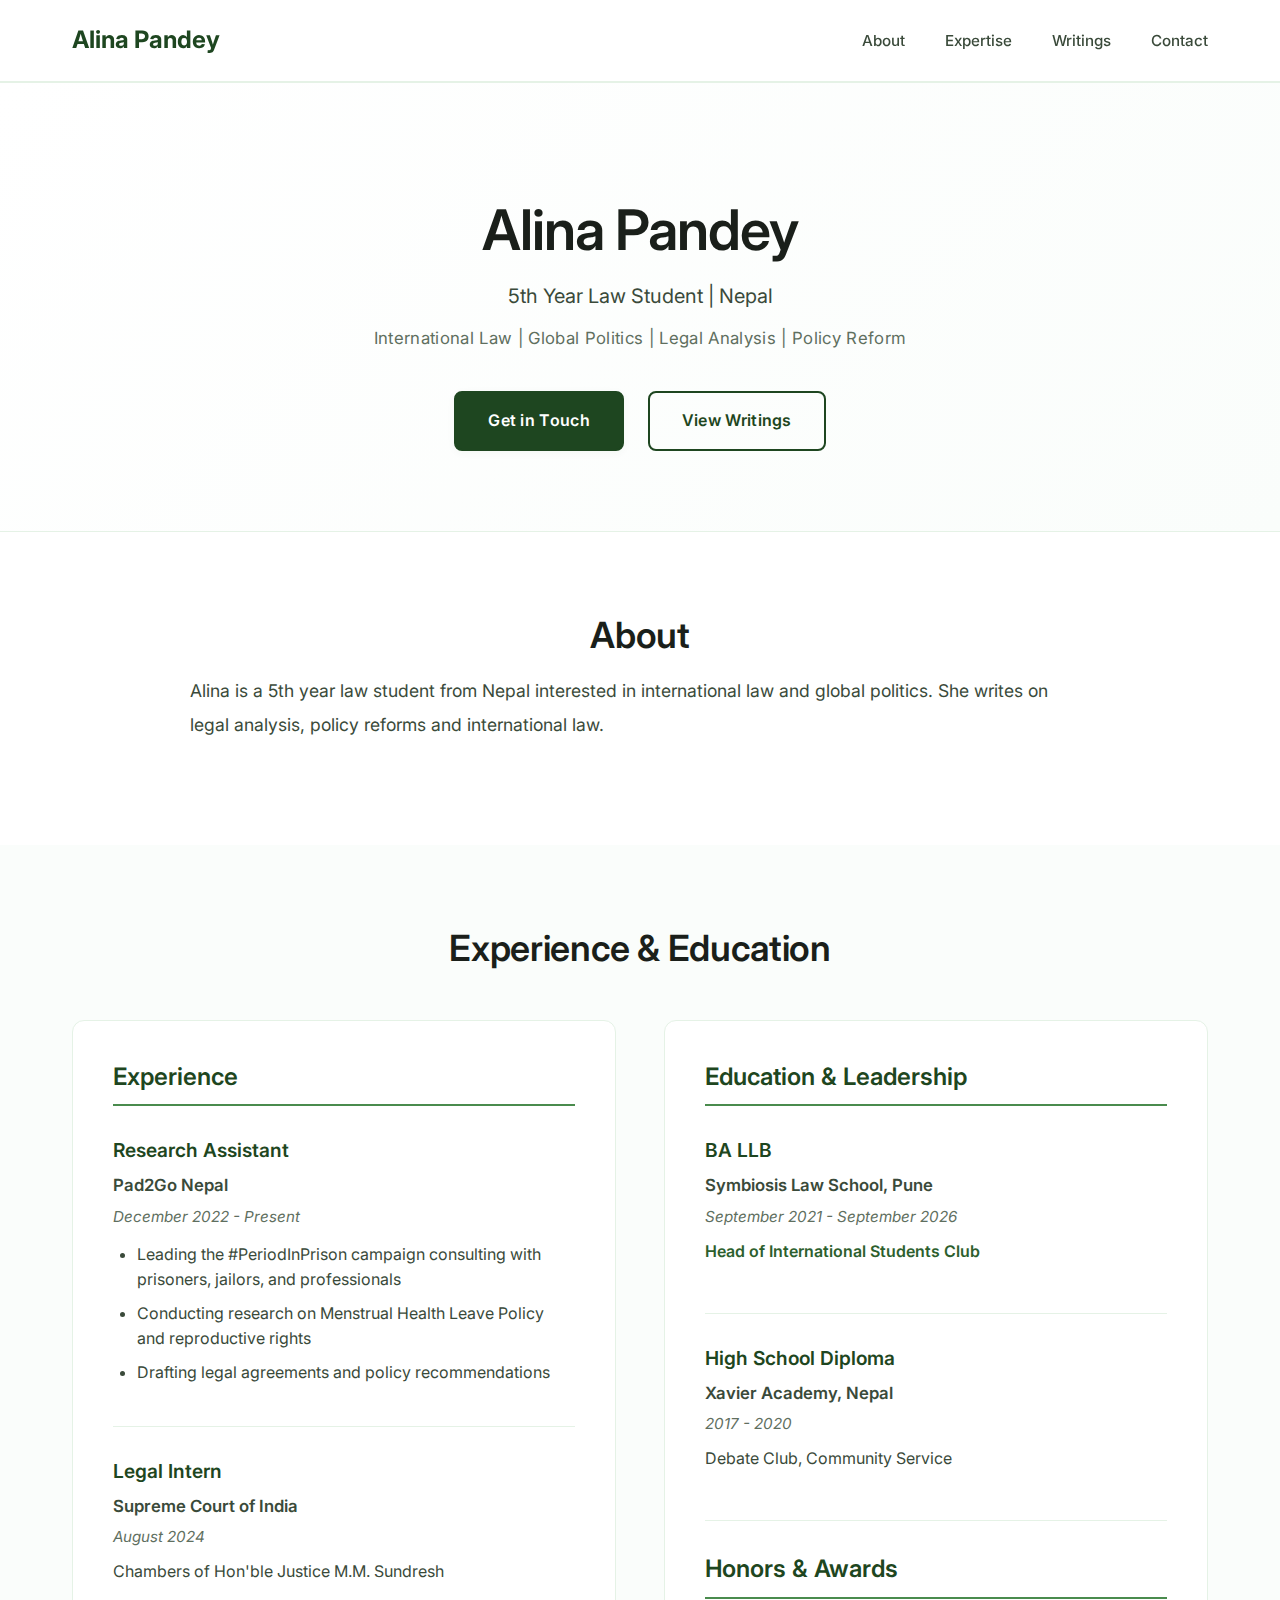
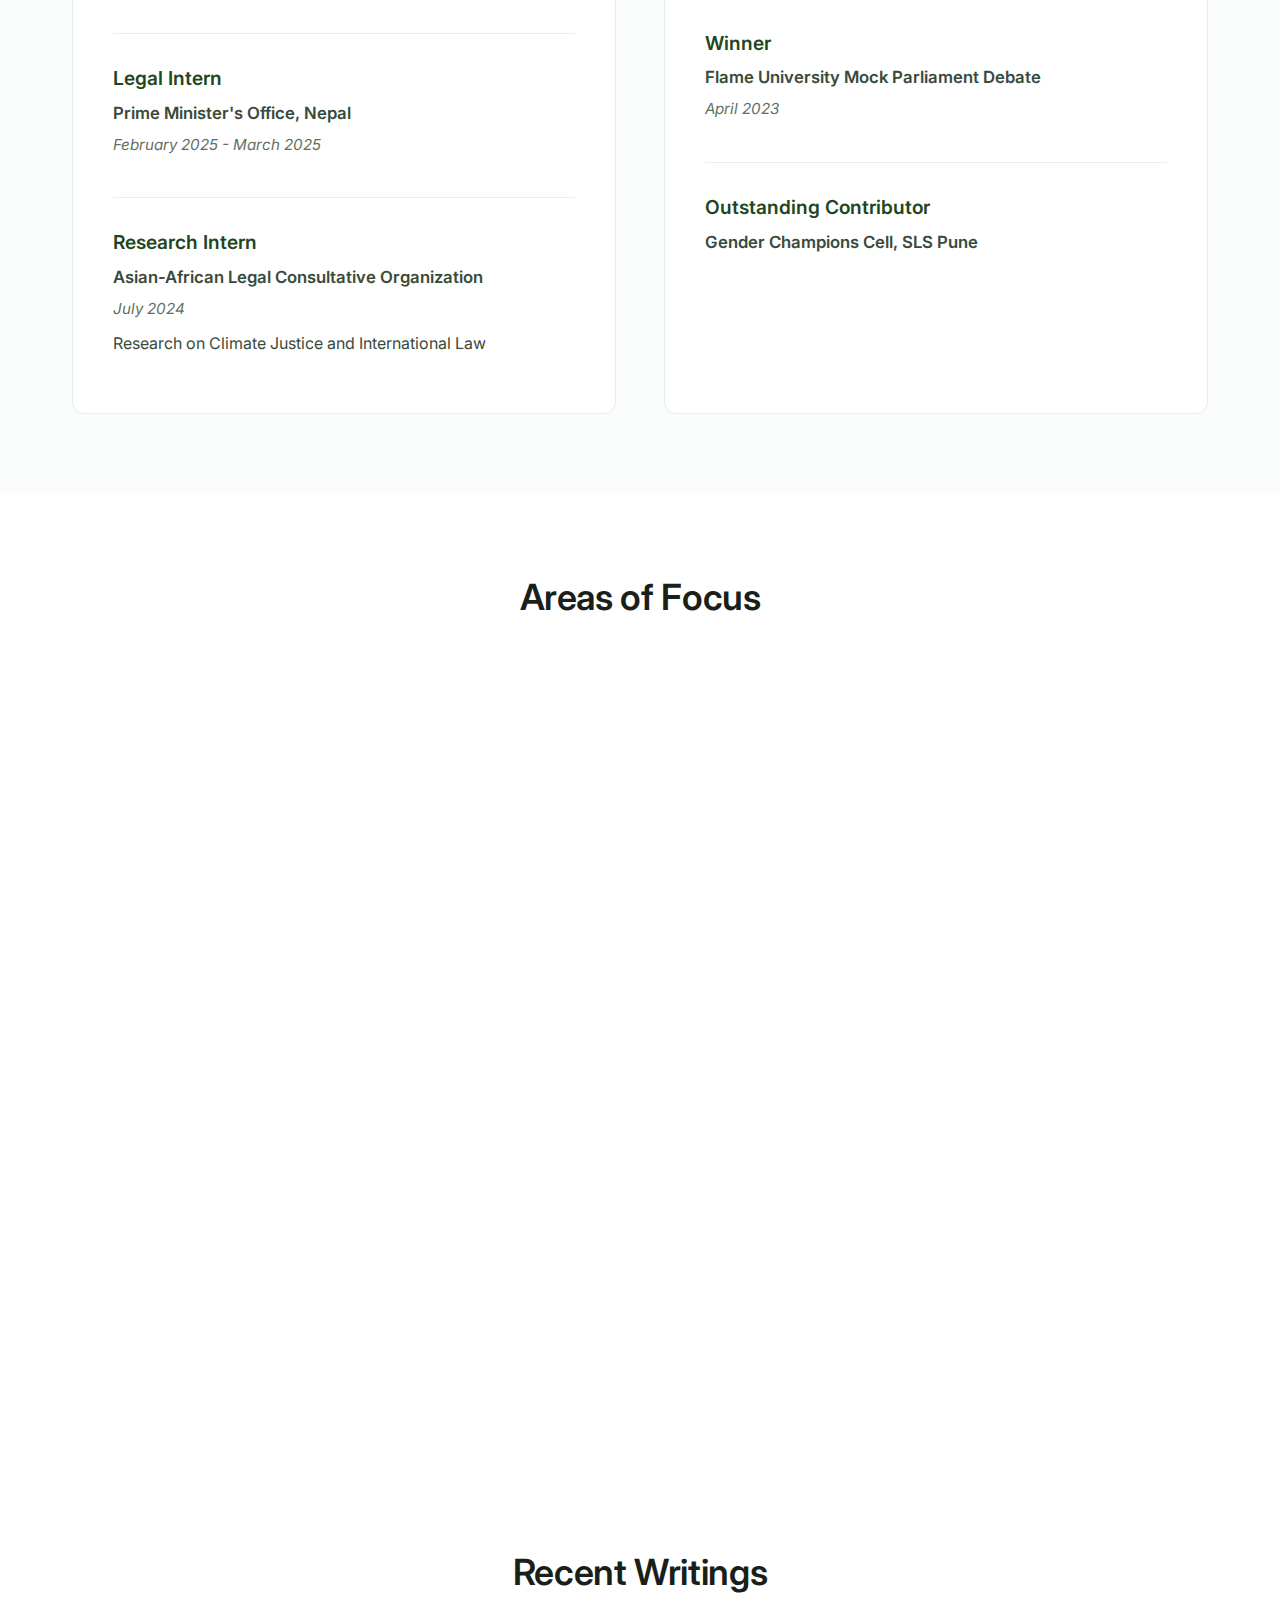
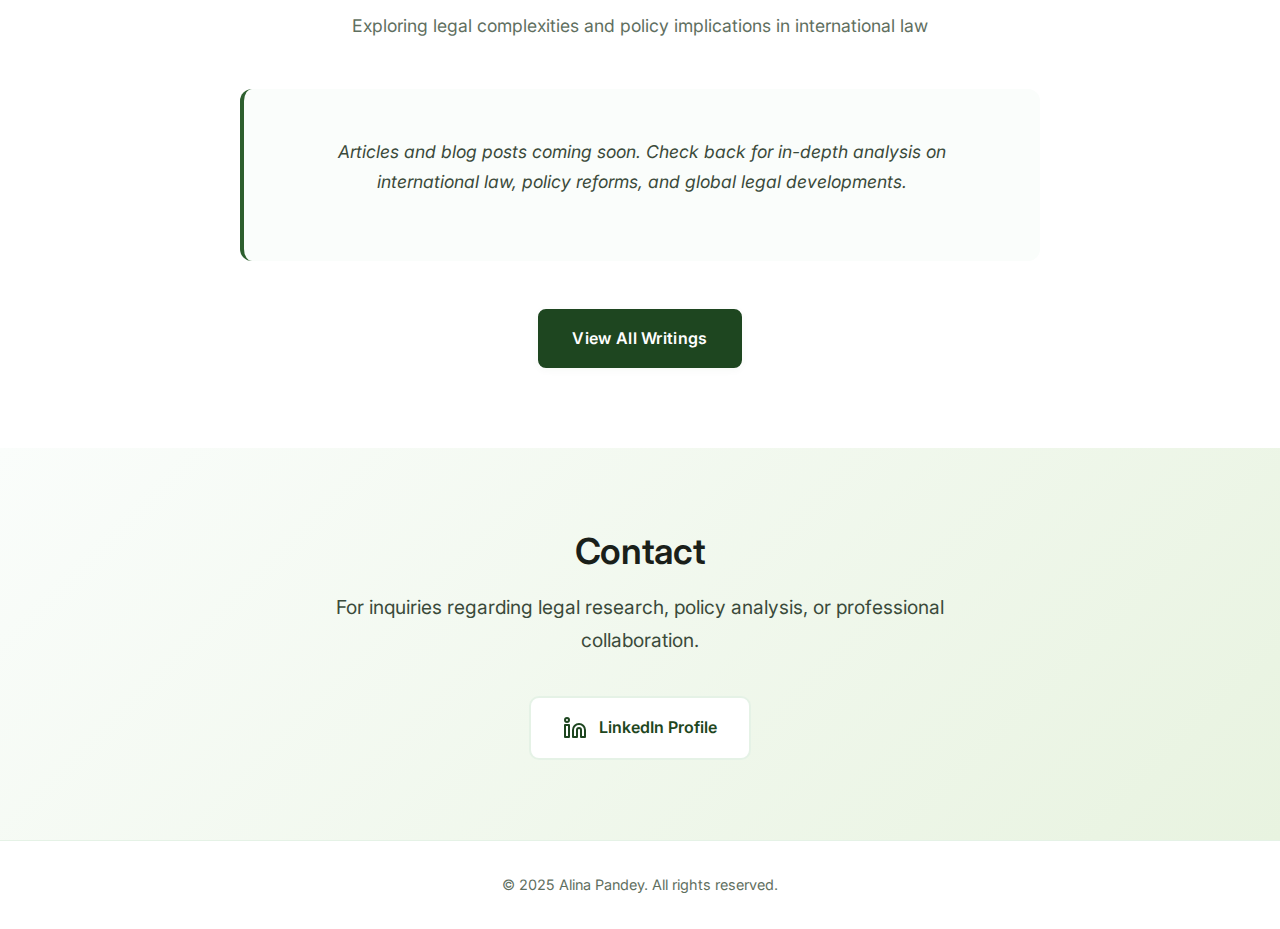
<file: index.html>
<!DOCTYPE html>
<html lang="en">
<head>
    <meta charset="UTF-8">
    <meta name="viewport" content="width=device-width, initial-scale=1.0">
    <meta name="description" content="Alina Pandey - Law Student specializing in International Law and Global Politics">
    <meta name="keywords" content="Alina Pandey, International Law, Legal Analysis, Policy Reform, Nepal">
    <meta name="author" content="Alina Pandey">
    <title>Alina Pandey | International Law & Global Politics</title>
    <link rel="stylesheet" href="css/styles.css">
    <link rel="preconnect" href="https://fonts.googleapis.com">
    <link rel="preconnect" href="https://fonts.gstatic.com" crossorigin>
    <link href="https://fonts.googleapis.com/css2?family=Inter:wght@300;400;500;600;700&display=swap" rel="stylesheet">
</head>
<body>
    <nav class="navbar">
        <div class="container">
            <div class="nav-brand">Alina Pandey</div>
            <ul class="nav-menu">
                <li><a href="#about" class="nav-link">About</a></li>
                <li><a href="#expertise" class="nav-link">Expertise</a></li>
                <li><a href="writings.html" class="nav-link">Writings</a></li>
                <li><a href="#contact" class="nav-link">Contact</a></li>
            </ul>
            <button class="mobile-menu-toggle" aria-label="Toggle menu">
                <span></span>
                <span></span>
                <span></span>
            </button>
        </div>
    </nav>

    <header class="hero">
        <div class="container">
            <div class="hero-content">
                <h1 class="hero-title">Alina Pandey</h1>
                <p class="hero-subtitle">5th Year Law Student | Nepal</p>
                <p class="hero-description">International Law | Global Politics | Legal Analysis | Policy Reform</p>
                <div class="hero-cta">
                    <a href="#contact" class="btn btn-primary">Get in Touch</a>
                    <a href="writings.html" class="btn btn-outline">View Writings</a>
                </div>
            </div>
        </div>
    </header>

    <section id="about" class="section about-section">
        <div class="container">
            <h2 class="section-title">About</h2>
            <div class="about-content">
                <div class="about-text">
                    <p>Alina is a 5th year law student from Nepal interested in international law and global politics. She writes on legal analysis, policy reforms and international law.</p>
                </div>
            </div>
        </div>
    </section>

    <section id="experience" class="section experience-section">
        <div class="container">
            <h2 class="section-title">Experience & Education</h2>
            <div class="experience-grid">
                <div class="experience-column">
                    <h3 class="column-title">Experience</h3>
                    <div class="experience-item">
                        <h4>Research Assistant</h4>
                        <p class="org-name">Pad2Go Nepal</p>
                        <p class="duration">December 2022 - Present</p>
                        <ul>
                            <li>Leading the #PeriodInPrison campaign consulting with prisoners, jailors, and professionals</li>
                            <li>Conducting research on Menstrual Health Leave Policy and reproductive rights</li>
                            <li>Drafting legal agreements and policy recommendations</li>
                        </ul>
                    </div>
                    <div class="experience-item">
                        <h4>Legal Intern</h4>
                        <p class="org-name">Supreme Court of India</p>
                        <p class="duration">August 2024</p>
                        <p>Chambers of Hon'ble Justice M.M. Sundresh</p>
                    </div>
                    <div class="experience-item">
                        <h4>Legal Intern</h4>
                        <p class="org-name">Prime Minister's Office, Nepal</p>
                        <p class="duration">February 2025 - March 2025</p>
                    </div>
                    <div class="experience-item">
                        <h4>Research Intern</h4>
                        <p class="org-name">Asian-African Legal Consultative Organization</p>
                        <p class="duration">July 2024</p>
                        <p>Research on Climate Justice and International Law</p>
                    </div>
                </div>
                <div class="experience-column">
                    <h3 class="column-title">Education & Leadership</h3>
                    <div class="experience-item">
                        <h4>BA LLB</h4>
                        <p class="org-name">Symbiosis Law School, Pune</p>
                        <p class="duration">September 2021 - September 2026</p>
                        <p class="highlight">Head of International Students Club</p>
                    </div>
                    <div class="experience-item">
                        <h4>High School Diploma</h4>
                        <p class="org-name">Xavier Academy, Nepal</p>
                        <p class="duration">2017 - 2020</p>
                        <p>Debate Club, Community Service</p>
                    </div>
                    <h3 class="column-title" style="margin-top: 2rem;">Honors & Awards</h3>
                    <div class="experience-item">
                        <h4>Winner</h4>
                        <p class="org-name">Flame University Mock Parliament Debate</p>
                        <p class="duration">April 2023</p>
                    </div>
                    <div class="experience-item">
                        <h4>Outstanding Contributor</h4>
                        <p class="org-name">Gender Champions Cell, SLS Pune</p>
                    </div>
                </div>
            </div>
        </div>
    </section>

    <section id="expertise" class="section expertise-section">
        <div class="container">
            <h2 class="section-title">Areas of Focus</h2>
            <div class="expertise-grid">
                <div class="expertise-card">
                    <div class="expertise-icon">⚖️</div>
                    <h3>International Law</h3>
                    <p>Deep understanding of international legal frameworks, treaties, and conventions governing relations between nations.</p>
                </div>
                <div class="expertise-card">
                    <div class="expertise-icon">🌍</div>
                    <h3>Global Politics</h3>
                    <p>Analysis of geopolitical dynamics, international relations, and their impact on legal and policy landscapes.</p>
                </div>
                <div class="expertise-card">
                    <div class="expertise-icon">📋</div>
                    <h3>Legal Analysis</h3>
                    <p>Critical examination of legal issues, case law, and legislative developments with practical implications.</p>
                </div>
                <div class="expertise-card">
                    <div class="expertise-icon">🔄</div>
                    <h3>Policy Reform</h3>
                    <p>Advocacy for progressive policy changes that address contemporary challenges and promote social justice.</p>
                </div>
            </div>
        </div>
    </section>

    <section id="writings-preview" class="section writings-preview-section">
        <div class="container">
            <h2 class="section-title">Recent Writings</h2>
            <p class="section-subtitle">Exploring legal complexities and policy implications in international law</p>
            <div class="writings-preview">
                <p class="coming-soon">Articles and blog posts coming soon. Check back for in-depth analysis on international law, policy reforms, and global legal developments.</p>
            </div>
            <div class="text-center">
                <a href="writings.html" class="btn btn-primary">View All Writings</a>
            </div>
        </div>
    </section>

    <section id="contact" class="section contact-section">
        <div class="container">
            <h2 class="section-title">Contact</h2>
            <div class="contact-content">
                <p class="contact-intro">For inquiries regarding legal research, policy analysis, or professional collaboration.</p>
                <div class="contact-links">
                    <a href="https://www.linkedin.com/in/alina-pandey-4707aa190/" target="_blank" rel="noopener noreferrer" class="contact-link">
                        <svg class="icon" xmlns="http://www.w3.org/2000/svg" width="24" height="24" viewBox="0 0 24 24" fill="none" stroke="currentColor" stroke-width="2" stroke-linecap="round" stroke-linejoin="round">
                            <path d="M16 8a6 6 0 0 1 6 6v7h-4v-7a2 2 0 0 0-2-2 2 2 0 0 0-2 2v7h-4v-7a6 6 0 0 1 6-6z"></path>
                            <rect x="2" y="9" width="4" height="12"></rect>
                            <circle cx="4" cy="4" r="2"></circle>
                        </svg>
                        <span>LinkedIn Profile</span>
                    </a>
                </div>
            </div>
        </div>
    </section>

    <footer class="footer">
        <div class="container">
            <p>&copy; 2025 Alina Pandey. All rights reserved.</p>
        </div>
    </footer>

    <script src="js/main.js"></script>
</body>
</html>
</file>
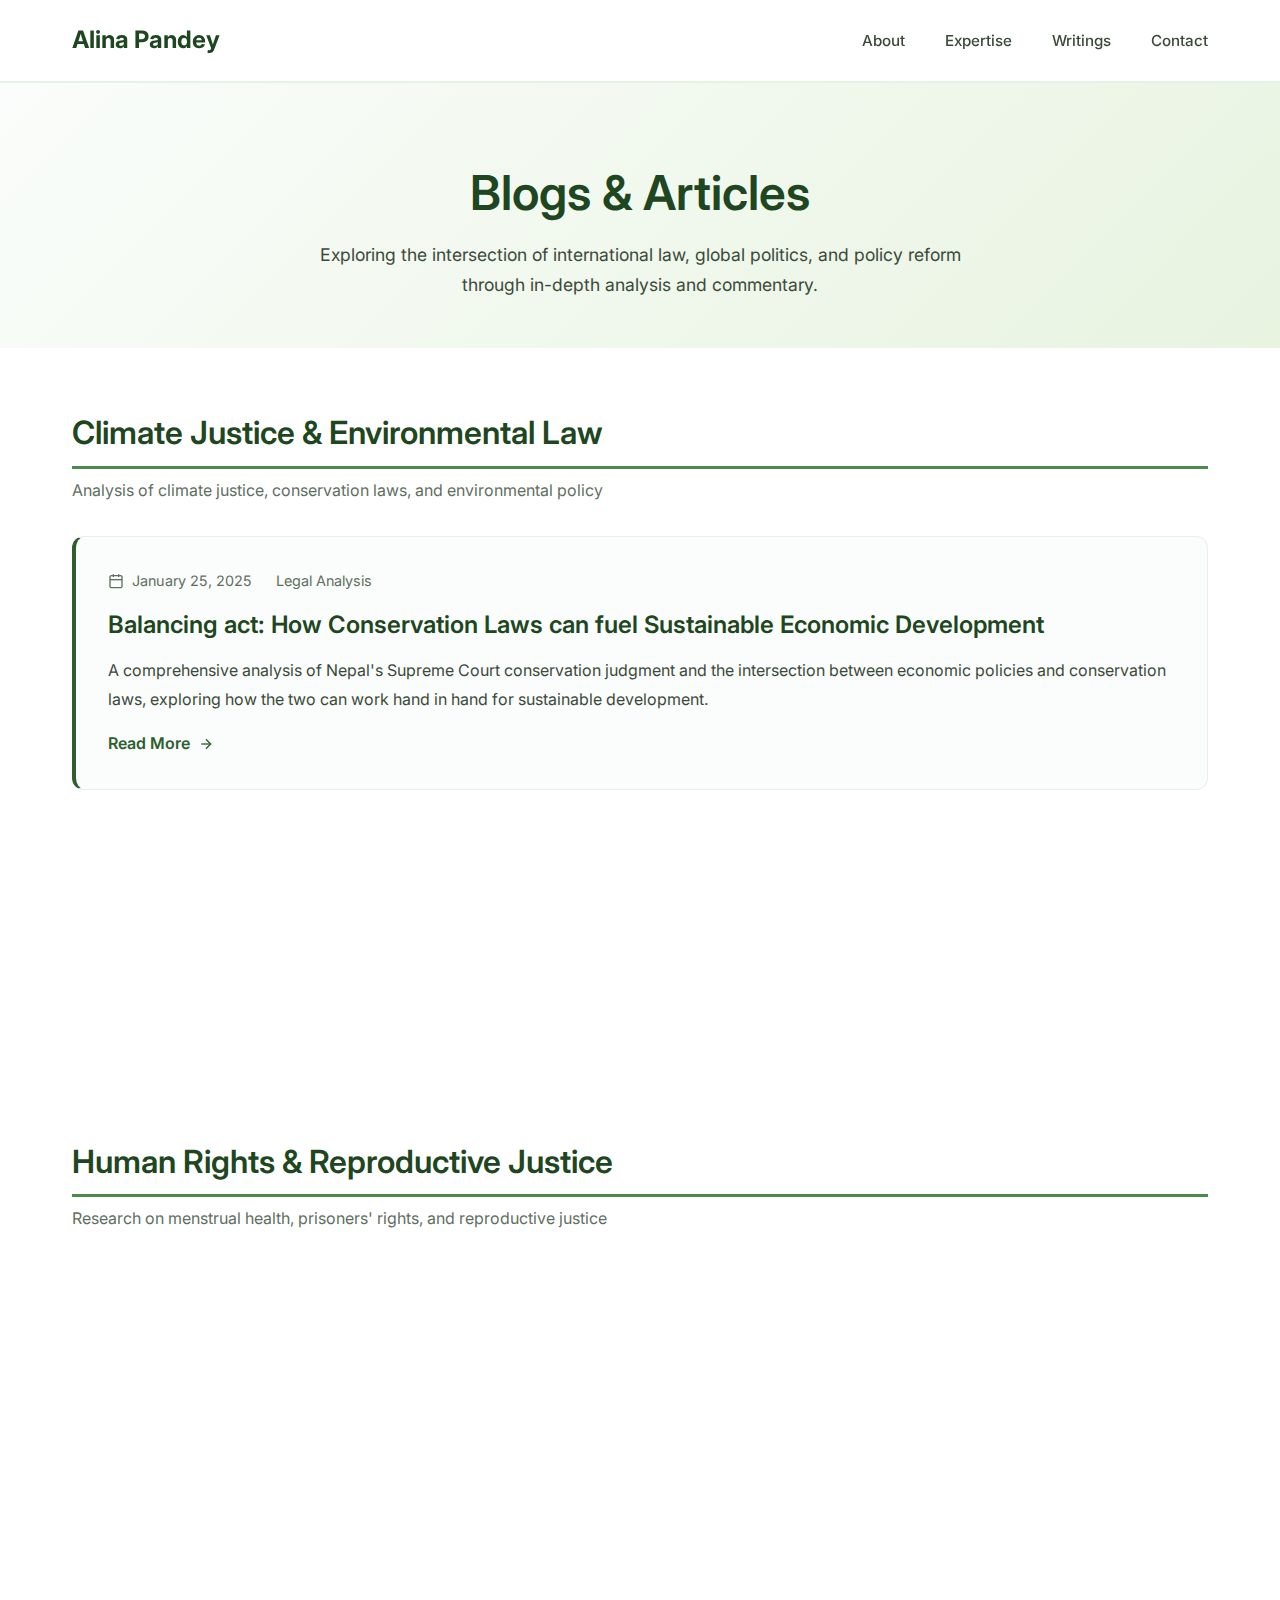
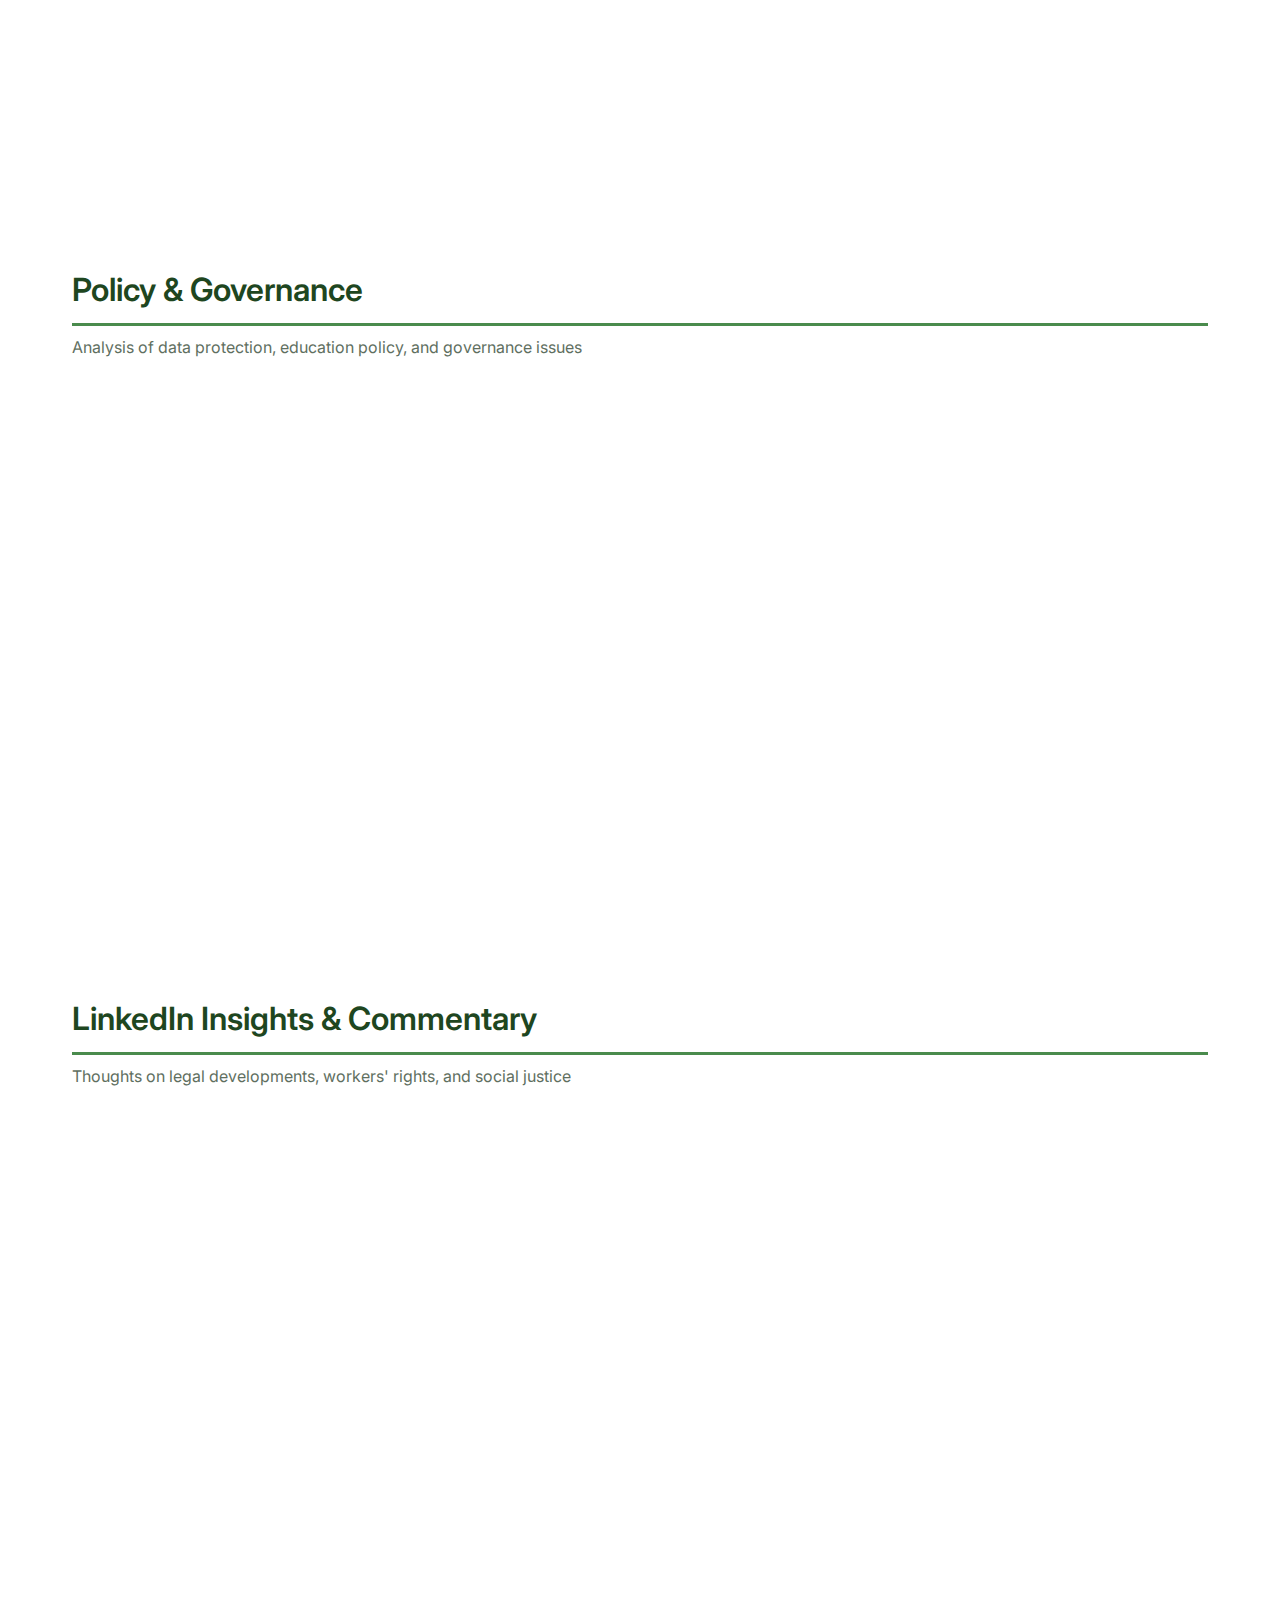
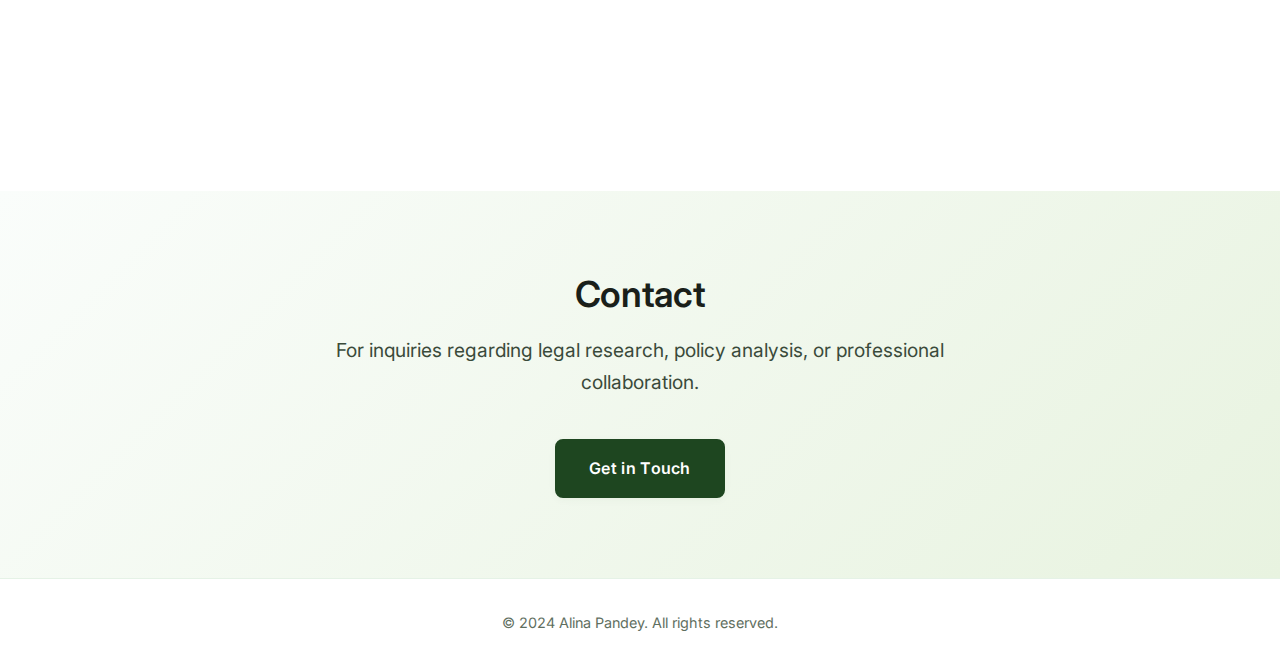
<file: writings.html>
<!DOCTYPE html>
<html lang="en">
<head>
    <meta charset="UTF-8">
    <meta name="viewport" content="width=device-width, initial-scale=1.0">
    <meta name="description" content="Writings on International Law, Policy Reform, and Legal Analysis by Alina Pandey">
    <meta name="keywords" content="International Law Articles, Legal Analysis, Policy Reform, Global Politics">
    <meta name="author" content="Alina Pandey">
    <title>Writings | Alina Pandey</title>
    <link rel="stylesheet" href="css/styles.css">
    <link rel="preconnect" href="https://fonts.googleapis.com">
    <link rel="preconnect" href="https://fonts.gstatic.com" crossorigin>
    <link href="https://fonts.googleapis.com/css2?family=Inter:wght@300;400;500;600;700&display=swap" rel="stylesheet">
</head>
<body>
    <nav class="navbar">
        <div class="container">
            <div class="nav-brand">
                <a href="index.html" style="color: inherit;">Alina Pandey</a>
            </div>
            <ul class="nav-menu">
                <li><a href="index.html#about" class="nav-link">About</a></li>
                <li><a href="index.html#expertise" class="nav-link">Expertise</a></li>
                <li><a href="writings.html" class="nav-link">Writings</a></li>
                <li><a href="index.html#contact" class="nav-link">Contact</a></li>
            </ul>
            <button class="mobile-menu-toggle" aria-label="Toggle menu">
                <span></span>
                <span></span>
                <span></span>
            </button>
        </div>
    </nav>

    <header class="writings-header">
        <div class="container">
            <h1>Blogs & Articles</h1>
            <p class="writings-intro">Exploring the intersection of international law, global politics, and policy reform through in-depth analysis and commentary.</p>
        </div>
    </header>

    <section class="writings-container">
        <div class="container">
            <!-- Climate Justice & Environmental Law Section -->
            <div class="category-section">
                <h2 class="category-title">Climate Justice & Environmental Law</h2>
                <p class="category-description">Analysis of climate justice, conservation laws, and environmental policy</p>
                <div class="articles-grid">
                    <div class="article-card">
                        <div class="article-meta">
                            <span class="article-date">
                                <svg xmlns="http://www.w3.org/2000/svg" width="16" height="16" viewBox="0 0 24 24" fill="none" stroke="currentColor" stroke-width="2">
                                    <rect x="3" y="4" width="18" height="18" rx="2" ry="2"></rect>
                                    <line x1="16" y1="2" x2="16" y2="6"></line>
                                    <line x1="8" y1="2" x2="8" y2="6"></line>
                                    <line x1="3" y1="10" x2="21" y2="10"></line>
                                </svg>
                                January 25, 2025
                            </span>
                            <span class="article-type">Legal Analysis</span>
                        </div>
                        <h3><a href="https://thedmnnews.com/balancing-act-how-conservation-laws-can-fuel-sustainable-economic-development/" target="_blank" rel="noopener noreferrer">Balancing act: How Conservation Laws can fuel Sustainable Economic Development</a></h3>
                        <p class="article-excerpt">
                            A comprehensive analysis of Nepal's Supreme Court conservation judgment and the intersection between economic policies and conservation laws, exploring how the two can work hand in hand for sustainable development.
                        </p>
                        <a href="https://thedmnnews.com/balancing-act-how-conservation-laws-can-fuel-sustainable-economic-development/" target="_blank" rel="noopener noreferrer" class="article-link">
                            Read More
                            <svg xmlns="http://www.w3.org/2000/svg" width="16" height="16" viewBox="0 0 24 24" fill="none" stroke="currentColor" stroke-width="2">
                                <line x1="5" y1="12" x2="19" y2="12"></line>
                                <polyline points="12 5 19 12 12 19"></polyline>
                            </svg>
                        </a>
                    </div>
                    <div class="article-card">
                        <div class="article-meta">
                            <span class="article-date">
                                <svg xmlns="http://www.w3.org/2000/svg" width="16" height="16" viewBox="0 0 24 24" fill="none" stroke="currentColor" stroke-width="2">
                                    <rect x="3" y="4" width="18" height="18" rx="2" ry="2"></rect>
                                    <line x1="16" y1="2" x2="16" y2="6"></line>
                                    <line x1="8" y1="2" x2="8" y2="6"></line>
                                    <line x1="3" y1="10" x2="21" y2="10"></line>
                                </svg>
                                May 28, 2024
                            </span>
                            <span class="article-type">Research Article</span>
                        </div>
                        <h3><a href="https://ohrh.law.ox.ac.uk/periods-climate-and-the-politics-of-sustainability/" target="_blank" rel="noopener noreferrer">Periods, Climate and the Politics of Sustainability</a></h3>
                        <p class="article-excerpt">
                            Published in Oxford Human Rights Hub, this article explores the intersectionality of menstrual health and climate change in Nepal, highlighting the importance of addressing menstrual health as part of sustainability goals.
                        </p>
                        <a href="https://ohrh.law.ox.ac.uk/periods-climate-and-the-politics-of-sustainability/" target="_blank" rel="noopener noreferrer" class="article-link">
                            Read More
                            <svg xmlns="http://www.w3.org/2000/svg" width="16" height="16" viewBox="0 0 24 24" fill="none" stroke="currentColor" stroke-width="2">
                                <line x1="5" y1="12" x2="19" y2="12"></line>
                                <polyline points="12 5 19 12 12 19"></polyline>
                            </svg>
                        </a>
                    </div>
                </div>
            </div>

            <!-- Human Rights & Reproductive Justice Section -->
            <div class="category-section">
                <h2 class="category-title">Human Rights & Reproductive Justice</h2>
                <p class="category-description">Research on menstrual health, prisoners' rights, and reproductive justice</p>
                <div class="articles-grid">
                    <div class="article-card">
                        <div class="article-meta">
                            <span class="article-date">
                                <svg xmlns="http://www.w3.org/2000/svg" width="16" height="16" viewBox="0 0 24 24" fill="none" stroke="currentColor" stroke-width="2">
                                    <rect x="3" y="4" width="18" height="18" rx="2" ry="2"></rect>
                                    <line x1="16" y1="2" x2="16" y2="6"></line>
                                    <line x1="8" y1="2" x2="8" y2="6"></line>
                                    <line x1="3" y1="10" x2="21" y2="10"></line>
                                </svg>
                                May 4, 2023
                            </span>
                            <span class="article-type">Research</span>
                        </div>
                        <h3><a href="https://aawaajnews.com/period-in-prison-fight-for-fundamental-right-to-reproductive-health-in-nepals-prisons/" target="_blank" rel="noopener noreferrer">Period in Prison: fight for fundamental right to reproductive health in Nepal's prisons</a></h3>
                        <p class="article-excerpt">
                            An in-depth investigation into menstrual health awareness and the fight for reproductive rights in Nepal's prisons, based on extensive research and personal stories from women behind bars. Part of the groundbreaking #PeriodInPrison campaign.
                        </p>
                        <a href="https://aawaajnews.com/period-in-prison-fight-for-fundamental-right-to-reproductive-health-in-nepals-prisons/" target="_blank" rel="noopener noreferrer" class="article-link">
                            Read More
                            <svg xmlns="http://www.w3.org/2000/svg" width="16" height="16" viewBox="0 0 24 24" fill="none" stroke="currentColor" stroke-width="2">
                                <line x1="5" y1="12" x2="19" y2="12"></line>
                                <polyline points="12 5 19 12 12 19"></polyline>
                            </svg>
                        </a>
                    </div>
                    <div class="article-card">
                        <div class="article-meta">
                            <span class="article-date">
                                <svg xmlns="http://www.w3.org/2000/svg" width="16" height="16" viewBox="0 0 24 24" fill="none" stroke="currentColor" stroke-width="2">
                                    <rect x="3" y="4" width="18" height="18" rx="2" ry="2"></rect>
                                    <line x1="16" y1="2" x2="16" y2="6"></line>
                                    <line x1="8" y1="2" x2="8" y2="6"></line>
                                    <line x1="3" y1="10" x2="21" y2="10"></line>
                                </svg>
                                September 11, 2022
                            </span>
                            <span class="article-type">Critical Study</span>
                        </div>
                        <h3><a href="https://knowlaw.in/is-surrogacy-an-emerging-form-of-exploitation/" target="_blank" rel="noopener noreferrer">Is Surrogacy an Emerging Form of Exploitation? - Rethinking the Practice</a></h3>
                        <p class="article-excerpt">
                            A critical examination of surrogacy practices, questioning whether they constitute a form of exploitation and calling for a rethinking of current frameworks and regulations.
                        </p>
                        <a href="https://knowlaw.in/is-surrogacy-an-emerging-form-of-exploitation/" target="_blank" rel="noopener noreferrer" class="article-link">
                            Read More
                            <svg xmlns="http://www.w3.org/2000/svg" width="16" height="16" viewBox="0 0 24 24" fill="none" stroke="currentColor" stroke-width="2">
                                <line x1="5" y1="12" x2="19" y2="12"></line>
                                <polyline points="12 5 19 12 12 19"></polyline>
                            </svg>
                        </a>
                    </div>
                </div>
            </div>

            <!-- Policy & Governance Section -->
            <div class="category-section">
                <h2 class="category-title">Policy & Governance</h2>
                <p class="category-description">Analysis of data protection, education policy, and governance issues</p>
                <div class="articles-grid">
                    <div class="article-card">
                        <div class="article-meta">
                            <span class="article-date">
                                <svg xmlns="http://www.w3.org/2000/svg" width="16" height="16" viewBox="0 0 24 24" fill="none" stroke="currentColor" stroke-width="2">
                                    <rect x="3" y="4" width="18" height="18" rx="2" ry="2"></rect>
                                    <line x1="16" y1="2" x2="16" y2="6"></line>
                                    <line x1="8" y1="2" x2="8" y2="6"></line>
                                    <line x1="3" y1="10" x2="21" y2="10"></line>
                                </svg>
                                2024
                            </span>
                            <span class="article-type">Policy Analysis</span>
                        </div>
                        <h3><a href="https://cesifnepal.org/data-protection-laws-nepal/" target="_blank" rel="noopener noreferrer">Nepal's weak data protection laws put citizens at risk</a></h3>
                        <p class="article-excerpt">
                            An examination of Nepal's inadequate data protection framework and how weak legislation enables surveillance in the name of national security, putting individual privacy at risk.
                        </p>
                        <a href="https://cesifnepal.org/data-protection-laws-nepal/" target="_blank" rel="noopener noreferrer" class="article-link">
                            Read More
                            <svg xmlns="http://www.w3.org/2000/svg" width="16" height="16" viewBox="0 0 24 24" fill="none" stroke="currentColor" stroke-width="2">
                                <line x1="5" y1="12" x2="19" y2="12"></line>
                                <polyline points="12 5 19 12 12 19"></polyline>
                            </svg>
                        </a>
                    </div>
                    <div class="article-card">
                        <div class="article-meta">
                            <span class="article-date">
                                <svg xmlns="http://www.w3.org/2000/svg" width="16" height="16" viewBox="0 0 24 24" fill="none" stroke="currentColor" stroke-width="2">
                                    <rect x="3" y="4" width="18" height="18" rx="2" ry="2"></rect>
                                    <line x1="16" y1="2" x2="16" y2="6"></line>
                                    <line x1="8" y1="2" x2="8" y2="6"></line>
                                    <line x1="3" y1="10" x2="21" y2="10"></line>
                                </svg>
                                2024
                            </span>
                            <span class="article-type">Opinion</span>
                        </div>
                        <h3><a href="https://kathmandupost.com/opinion/lack-of-quality-education-nepal" target="_blank" rel="noopener noreferrer">On the lack of quality education in Nepal</a></h3>
                        <p class="article-excerpt">
                            "Nepalis have been constantly deprived of quality education. Generational deprivation has led to a lack of concrete foundation for national progress. Meaningful education is more than just words and concepts—it is a tool to understand ourselves and question societal inadequacies."
                        </p>
                        <a href="https://kathmandupost.com/opinion/lack-of-quality-education-nepal" target="_blank" rel="noopener noreferrer" class="article-link">
                            Read More
                            <svg xmlns="http://www.w3.org/2000/svg" width="16" height="16" viewBox="0 0 24 24" fill="none" stroke="currentColor" stroke-width="2">
                                <line x1="5" y1="12" x2="19" y2="12"></line>
                                <polyline points="12 5 19 12 12 19"></polyline>
                            </svg>
                        </a>
                    </div>
                </div>
            </div>

            <!-- Featured Insights Section -->
            <div class="category-section">
                <h2 class="category-title">LinkedIn Insights & Commentary</h2>
                <p class="category-description">Thoughts on legal developments, workers' rights, and social justice</p>
                <div class="articles-grid">
                    <div class="article-card">
                        <div class="article-meta">
                            <span class="article-date">
                                <svg xmlns="http://www.w3.org/2000/svg" width="16" height="16" viewBox="0 0 24 24" fill="none" stroke="currentColor" stroke-width="2">
                                    <rect x="3" y="4" width="18" height="18" rx="2" ry="2"></rect>
                                    <line x1="16" y1="2" x2="16" y2="6"></line>
                                    <line x1="8" y1="2" x2="8" y2="6"></line>
                                    <line x1="3" y1="10" x2="21" y2="10"></line>
                                </svg>
                                May 1, 2024
                            </span>
                            <span class="article-type">Commentary</span>
                        </div>
                        <h3><a href="https://www.linkedin.com/in/alina-pandey-4707aa190/" target="_blank" rel="noopener noreferrer">Labor's Day: Workers' Rights and Economic Development</a></h3>
                        <p class="article-excerpt">
                            "Our work lives are not separate from our human lives—they are the same. With governments throwing distractions our way, it's more important than ever that we look out for each other. The only way to economic growth is when the rights of all workers are guaranteed."
                        </p>
                        <a href="https://www.linkedin.com/in/alina-pandey-4707aa190/" target="_blank" rel="noopener noreferrer" class="article-link">
                            View on LinkedIn
                            <svg xmlns="http://www.w3.org/2000/svg" width="16" height="16" viewBox="0 0 24 24" fill="none" stroke="currentColor" stroke-width="2">
                                <line x1="5" y1="12" x2="19" y2="12"></line>
                                <polyline points="12 5 19 12 12 19"></polyline>
                            </svg>
                        </a>
                    </div>
                    <div class="article-card">
                        <div class="article-meta">
                            <span class="article-date">
                                <svg xmlns="http://www.w3.org/2000/svg" width="16" height="16" viewBox="0 0 24 24" fill="none" stroke="currentColor" stroke-width="2">
                                    <rect x="3" y="4" width="18" height="18" rx="2" ry="2"></rect>
                                    <line x1="16" y1="2" x2="16" y2="6"></line>
                                    <line x1="8" y1="2" x2="8" y2="6"></line>
                                    <line x1="3" y1="10" x2="21" y2="10"></line>
                                </svg>
                                2024
                            </span>
                            <span class="article-type">Insight</span>
                        </div>
                        <h3><a href="https://www.linkedin.com/in/alina-pandey-4707aa190/" target="_blank" rel="noopener noreferrer">Climate Justice: Right to be free from adverse effects of climate change</a></h3>
                        <p class="article-excerpt">
                            Commentary on the Supreme Court of India's landmark recognition of the right to be free from the adverse effects of climate change as a constitutional right, built on the foundation of the rights to life and equality.
                        </p>
                        <a href="https://www.linkedin.com/in/alina-pandey-4707aa190/" target="_blank" rel="noopener noreferrer" class="article-link">
                            View on LinkedIn
                            <svg xmlns="http://www.w3.org/2000/svg" width="16" height="16" viewBox="0 0 24 24" fill="none" stroke="currentColor" stroke-width="2">
                                <line x1="5" y1="12" x2="19" y2="12"></line>
                                <polyline points="12 5 19 12 12 19"></polyline>
                            </svg>
                        </a>
                    </div>
                </div>
            </div>

            <!-- Example article structure (commented out for future use) -->
            <!--
            <div class="article-card">
                <div class="article-meta">
                    <span class="article-date">
                        <svg xmlns="http://www.w3.org/2000/svg" width="16" height="16" viewBox="0 0 24 24" fill="none" stroke="currentColor" stroke-width="2">
                            <rect x="3" y="4" width="18" height="18" rx="2" ry="2"></rect>
                            <line x1="16" y1="2" x2="16" y2="6"></line>
                            <line x1="8" y1="2" x2="8" y2="6"></line>
                            <line x1="3" y1="10" x2="21" y2="10"></line>
                        </svg>
                        January 15, 2024
                    </span>
                    <span class="article-type">Analysis</span>
                </div>
                <h3><a href="#">Article Title Goes Here</a></h3>
                <p class="article-excerpt">
                    Brief excerpt or summary of the article that gives readers an idea of what to expect. This should be engaging and informative.
                </p>
                <a href="#" class="article-link">
                    Read More
                    <svg xmlns="http://www.w3.org/2000/svg" width="16" height="16" viewBox="0 0 24 24" fill="none" stroke="currentColor" stroke-width="2">
                        <line x1="5" y1="12" x2="19" y2="12"></line>
                        <polyline points="12 5 19 12 12 19"></polyline>
                    </svg>
                </a>
            </div>
            -->
        </div>
    </section>

    <section id="contribute" class="section contact-section">
        <div class="container">
            <h2 class="section-title">Contact</h2>
            <div class="contact-content">
                <p class="contact-intro">For inquiries regarding legal research, policy analysis, or professional collaboration.</p>
                <div class="hero-cta">
                    <a href="index.html#contact" class="btn btn-primary">Get in Touch</a>
                </div>
            </div>
        </div>
    </section>

    <footer class="footer">
        <div class="container">
            <p>&copy; 2024 Alina Pandey. All rights reserved.</p>
        </div>
    </footer>

    <script src="js/main.js"></script>
</body>
</html>
</file>
<file: css/styles.css>
/* ===========================
   CSS Variables - Green Theme
   =========================== */
:root {
    --primary-green: #1e4620;
    --secondary-green: #2d5f2e;
    --light-green: #4a8b4d;
    --lighter-green: #8bc38e;
    --accent-green: #3d7340;
    --bg-light: #fafdfb;
    --bg-white: #ffffff;
    --text-dark: #1a1f1a;
    --text-medium: #3a4a3a;
    --text-light: #5f6f5f;
    --border-color: #e5f2e6;
    --shadow: rgba(30, 70, 32, 0.04);
    --shadow-medium: rgba(30, 70, 32, 0.08);
    --shadow-large: rgba(30, 70, 32, 0.12);

    --font-main: 'Inter', -apple-system, BlinkMacSystemFont, 'Segoe UI', sans-serif;
    --transition: all 0.3s cubic-bezier(0.4, 0, 0.2, 1);
    --border-radius: 8px;
    --card-radius: 12px;
}

/* ===========================
   Reset & Base Styles
   =========================== */
* {
    margin: 0;
    padding: 0;
    box-sizing: border-box;
}

html {
    scroll-behavior: smooth;
}

body {
    font-family: var(--font-main);
    color: var(--text-dark);
    background-color: var(--bg-light);
    line-height: 1.7;
    font-size: 16px;
    -webkit-font-smoothing: antialiased;
    -moz-osx-font-smoothing: grayscale;
}

/* ===========================
   Typography
   =========================== */
h1, h2, h3, h4, h5, h6 {
    font-weight: 600;
    line-height: 1.3;
    color: var(--text-dark);
}

h1 { font-size: 3rem; }
h2 { font-size: 2.25rem; }
h3 { font-size: 1.5rem; }

p {
    margin-bottom: 1rem;
    color: var(--text-medium);
}

a {
    text-decoration: none;
    color: inherit;
    transition: var(--transition);
}

/* ===========================
   Container & Layout
   =========================== */
.container {
    max-width: 1200px;
    margin: 0 auto;
    padding: 0 2rem;
}

.section {
    padding: 5rem 0;
}

.section-title {
    text-align: center;
    margin-bottom: 1rem;
    color: var(--text-dark);
    font-size: 2.25rem;
    font-weight: 600;
    letter-spacing: -0.01em;
}

.section-subtitle {
    text-align: center;
    color: var(--text-light);
    margin-bottom: 3rem;
    font-size: 1.1rem;
}

/* ===========================
   Navigation
   =========================== */
.navbar {
    background: rgba(255, 255, 255, 0.98);
    backdrop-filter: blur(10px);
    box-shadow: 0 1px 0 var(--border-color);
    border-bottom: 1px solid var(--border-color);
    position: sticky;
    top: 0;
    z-index: 1000;
    padding: 1.25rem 0;
    transition: var(--transition);
}

.navbar .container {
    display: flex;
    justify-content: space-between;
    align-items: center;
}

.nav-brand {
    font-size: 1.5rem;
    font-weight: 700;
    color: var(--primary-green);
}

.nav-menu {
    display: flex;
    list-style: none;
    gap: 2.5rem;
    align-items: center;
}

.nav-link {
    color: var(--text-medium);
    font-weight: 500;
    font-size: 0.95rem;
    position: relative;
}

.nav-link::after {
    content: '';
    position: absolute;
    bottom: -5px;
    left: 0;
    width: 0;
    height: 2px;
    background: var(--secondary-green);
    transition: width 0.3s ease;
}

.nav-link:hover {
    color: var(--primary-green);
}

.nav-link:hover::after {
    width: 100%;
}

.mobile-menu-toggle {
    display: none;
    flex-direction: column;
    gap: 4px;
    background: none;
    border: none;
    cursor: pointer;
}

.mobile-menu-toggle span {
    width: 25px;
    height: 3px;
    background: var(--primary-green);
    border-radius: 2px;
    transition: var(--transition);
}

/* ===========================
   Hero Section
   =========================== */
.hero {
    background: linear-gradient(135deg, var(--bg-white) 0%, var(--bg-light) 100%);
    padding: 7rem 0 5rem;
    text-align: center;
    border-bottom: 1px solid var(--border-color);
}

.hero-content {
    max-width: 800px;
    margin: 0 auto;
}

.hero-title {
    font-size: 3.5rem;
    color: var(--text-dark);
    margin-bottom: 0.75rem;
    font-weight: 600;
    letter-spacing: -0.02em;
}

.hero-subtitle {
    font-size: 1.25rem;
    color: var(--text-medium);
    margin-bottom: 0.75rem;
    font-weight: 400;
}

.hero-description {
    font-size: 1.05rem;
    color: var(--text-light);
    margin-bottom: 2.5rem;
    line-height: 1.6;
    letter-spacing: 0.02em;
}

.hero-cta {
    display: flex;
    gap: 1.5rem;
    justify-content: center;
    flex-wrap: wrap;
}

/* ===========================
   Buttons
   =========================== */
.btn {
    padding: 0.875rem 2rem;
    border-radius: var(--border-radius);
    font-weight: 600;
    font-size: 1rem;
    cursor: pointer;
    transition: var(--transition);
    display: inline-block;
    border: 2px solid transparent;
    letter-spacing: 0.3px;
}

.btn-primary {
    background: var(--primary-green);
    color: white;
    border-color: var(--primary-green);
    box-shadow: 0 2px 8px var(--shadow);
}

.btn-primary:hover {
    background: var(--secondary-green);
    border-color: var(--secondary-green);
    transform: translateY(-1px);
    box-shadow: 0 4px 16px var(--shadow-medium);
}

.btn-outline {
    background: transparent;
    color: var(--primary-green);
    border-color: var(--primary-green);
}

.btn-outline:hover {
    background: var(--primary-green);
    color: white;
    transform: translateY(-1px);
    box-shadow: 0 4px 16px var(--shadow-medium);
}

/* ===========================
   About Section
   =========================== */
.about-section {
    background: var(--bg-white);
}

.about-content {
    max-width: 900px;
    margin: 0 auto;
}

.about-text p {
    font-size: 1.1rem;
    line-height: 1.9;
    margin-bottom: 1.5rem;
    color: var(--text-medium);
}

/* ===========================
   Experience Section
   =========================== */
.experience-section {
    background: var(--bg-light);
}

.experience-grid {
    display: grid;
    grid-template-columns: repeat(2, 1fr);
    gap: 3rem;
    margin-top: 3rem;
}

.experience-column {
    background: var(--bg-white);
    padding: 2.5rem;
    border-radius: 12px;
    border: 1px solid var(--border-color);
}

.column-title {
    color: var(--primary-green);
    font-size: 1.5rem;
    margin-bottom: 2rem;
    padding-bottom: 0.75rem;
    border-bottom: 2px solid var(--light-green);
}

.experience-item {
    margin-bottom: 2rem;
    padding-bottom: 2rem;
    border-bottom: 1px solid var(--border-color);
}

.experience-item:last-child {
    margin-bottom: 0;
    padding-bottom: 0;
    border-bottom: none;
}

.experience-item h4 {
    color: var(--primary-green);
    font-size: 1.2rem;
    margin-bottom: 0.5rem;
}

.experience-item .org-name {
    color: var(--text-medium);
    font-weight: 600;
    font-size: 1.05rem;
    margin-bottom: 0.25rem;
}

.experience-item .duration {
    color: var(--text-light);
    font-size: 0.95rem;
    font-style: italic;
    margin-bottom: 0.5rem;
}

.experience-item .highlight {
    color: var(--secondary-green);
    font-weight: 600;
    font-size: 1rem;
}

.experience-item ul {
    margin-top: 0.75rem;
    padding-left: 1.5rem;
}

.experience-item ul li {
    color: var(--text-medium);
    margin-bottom: 0.5rem;
    line-height: 1.6;
}

/* ===========================
   Expertise Section
   =========================== */
.expertise-section {
    background: var(--bg-white);
}

.expertise-grid {
    display: grid;
    grid-template-columns: repeat(auto-fit, minmax(280px, 1fr));
    gap: 2rem;
    margin-top: 3rem;
}

.expertise-card {
    background: var(--bg-white);
    padding: 2.5rem 2rem;
    border-radius: var(--card-radius);
    text-align: center;
    transition: var(--transition);
    border: 1px solid var(--border-color);
    box-shadow: 0 2px 8px var(--shadow);
}

.expertise-card:hover {
    transform: translateY(-4px);
    box-shadow: 0 8px 24px var(--shadow-medium);
    border-color: var(--secondary-green);
}

.expertise-icon {
    font-size: 3rem;
    margin-bottom: 1.5rem;
}

.expertise-card h3 {
    color: var(--primary-green);
    margin-bottom: 1rem;
    font-size: 1.4rem;
}

.expertise-card p {
    color: var(--text-light);
    font-size: 1rem;
    line-height: 1.7;
}

/* ===========================
   Writings Preview Section
   =========================== */
.writings-preview-section {
    background: var(--bg-white);
}

.writings-preview {
    max-width: 800px;
    margin: 0 auto 3rem;
    padding: 3rem;
    background: var(--bg-light);
    border-radius: 12px;
    border-left: 4px solid var(--secondary-green);
}

.coming-soon {
    font-size: 1.1rem;
    color: var(--text-medium);
    text-align: center;
    font-style: italic;
}

.text-center {
    text-align: center;
}

/* ===========================
   Contact Section
   =========================== */
.contact-section {
    background: linear-gradient(135deg, var(--bg-light) 0%, #e8f3e0 100%);
}

.contact-content {
    max-width: 700px;
    margin: 0 auto;
    text-align: center;
}

.contact-intro {
    font-size: 1.2rem;
    margin-bottom: 2.5rem;
    color: var(--text-medium);
}

.contact-links {
    display: flex;
    justify-content: center;
    gap: 1.5rem;
    flex-wrap: wrap;
}

.contact-link {
    display: flex;
    align-items: center;
    gap: 0.75rem;
    padding: 1rem 2rem;
    background: var(--bg-white);
    border-radius: 10px;
    color: var(--primary-green);
    font-weight: 600;
    transition: var(--transition);
    border: 2px solid var(--border-color);
}

.contact-link:hover {
    background: var(--primary-green);
    color: white;
    border-color: var(--primary-green);
    transform: translateY(-4px);
    box-shadow: 0 8px 24px var(--shadow-medium);
}

.contact-link .icon {
    width: 24px;
    height: 24px;
}

/* ===========================
   Footer
   =========================== */
.footer {
    background: var(--bg-white);
    border-top: 1px solid var(--border-color);
    color: var(--text-light);
    text-align: center;
    padding: 2rem 0;
}

.footer p {
    color: var(--text-light);
    margin-bottom: 0;
    font-size: 0.9rem;
}

/* ===========================
   Writings Page Styles
   =========================== */
.writings-header {
    background: linear-gradient(135deg, var(--bg-light) 0%, #e8f3e0 100%);
    padding: 5rem 0 3rem;
    text-align: center;
}

.writings-header h1 {
    color: var(--primary-green);
    margin-bottom: 1rem;
}

.writings-intro {
    max-width: 700px;
    margin: 0 auto;
    font-size: 1.1rem;
    color: var(--text-medium);
}

.writings-container {
    background: var(--bg-white);
    padding: 4rem 0;
}

.category-section {
    margin-bottom: 4rem;
}

.category-title {
    color: var(--primary-green);
    font-size: 2rem;
    margin-bottom: 0.5rem;
    padding-bottom: 0.75rem;
    border-bottom: 3px solid var(--light-green);
}

.category-description {
    color: var(--text-light);
    margin-bottom: 2rem;
    font-size: 1rem;
}

.articles-grid {
    display: grid;
    gap: 2rem;
}

.article-card {
    background: var(--bg-light);
    border-radius: 12px;
    padding: 2rem;
    transition: var(--transition);
    border: 1px solid var(--border-color);
    border-left: 4px solid var(--secondary-green);
}

.article-card:hover {
    transform: translateX(8px);
    box-shadow: 0 8px 24px var(--shadow-medium);
    border-left-color: var(--light-green);
}

.article-meta {
    display: flex;
    gap: 1.5rem;
    margin-bottom: 1rem;
    font-size: 0.9rem;
    color: var(--text-light);
}

.article-date, .article-type {
    display: flex;
    align-items: center;
    gap: 0.5rem;
}

.article-card h3 {
    color: var(--primary-green);
    margin-bottom: 1rem;
    font-size: 1.5rem;
}

.article-card h3 a {
    color: var(--primary-green);
}

.article-card h3 a:hover {
    color: var(--secondary-green);
}

.article-excerpt {
    color: var(--text-medium);
    line-height: 1.8;
    margin-bottom: 1rem;
}

.article-link {
    color: var(--secondary-green);
    font-weight: 600;
    display: inline-flex;
    align-items: center;
    gap: 0.5rem;
}

.article-link:hover {
    color: var(--light-green);
}

.placeholder-message {
    text-align: center;
    padding: 3rem;
    background: var(--bg-light);
    border-radius: 12px;
    color: var(--text-light);
    font-style: italic;
    border: 2px dashed var(--border-color);
}

/* ===========================
   Responsive Design
   =========================== */

/* Large Desktop (1440px+) */
@media (min-width: 1440px) {
    .container {
        max-width: 1400px;
    }

    .hero-title {
        font-size: 4.5rem;
    }

    .section-title {
        font-size: 3rem;
    }
}

/* Tablet Landscape and Small Desktop (1024px - 1199px) */
@media (max-width: 1199px) {
    .container {
        max-width: 1000px;
    }

    .expertise-grid {
        grid-template-columns: repeat(2, 1fr);
    }
}

/* Tablet Portrait (768px - 1023px) */
@media (max-width: 1023px) {
    .container {
        padding: 0 2rem;
    }

    .hero {
        padding: 6rem 0 4rem;
    }

    .hero-title {
        font-size: 3rem;
    }

    .hero-subtitle {
        font-size: 1.3rem;
    }

    .nav-menu {
        gap: 1.5rem;
    }

    .nav-link {
        font-size: 0.9rem;
    }
}

/* Mobile Landscape and Tablet Portrait (768px - 991px) */
@media (max-width: 991px) {
    .navbar .container {
        padding: 0 1.5rem;
    }

    .nav-menu {
        position: absolute;
        top: 100%;
        left: 0;
        right: 0;
        background: var(--bg-white);
        flex-direction: column;
        padding: 2rem;
        box-shadow: 0 8px 16px var(--shadow-medium);
        gap: 0;
        display: none;
        border-top: 1px solid var(--border-color);
    }

    .nav-menu.active {
        display: flex;
    }

    .nav-menu li {
        width: 100%;
        padding: 0.75rem 0;
        border-bottom: 1px solid var(--border-color);
    }

    .nav-menu li:last-child {
        border-bottom: none;
    }

    .nav-link {
        display: block;
        padding: 0.5rem 0;
        font-size: 1.1rem;
    }

    .nav-link::after {
        display: none;
    }

    .mobile-menu-toggle {
        display: flex;
        z-index: 1001;
    }

    .mobile-menu-toggle.active span:nth-child(1) {
        transform: rotate(45deg) translate(5px, 5px);
    }

    .mobile-menu-toggle.active span:nth-child(2) {
        opacity: 0;
    }

    .mobile-menu-toggle.active span:nth-child(3) {
        transform: rotate(-45deg) translate(7px, -6px);
    }

    .expertise-grid {
        grid-template-columns: 1fr;
        gap: 1.5rem;
    }

    .experience-grid {
        grid-template-columns: 1fr;
        gap: 2rem;
    }

    .experience-column {
        padding: 2rem;
    }

    .contact-links {
        flex-direction: column;
    }

    .contact-link {
        width: 100%;
        justify-content: center;
    }
}

/* Mobile Portrait (up to 767px) */
@media (max-width: 767px) {
    .container {
        padding: 0 1.25rem;
    }

    .navbar {
        padding: 0.75rem 0;
    }

    .nav-brand {
        font-size: 1.25rem;
    }

    .hero {
        padding: 5rem 0 3rem;
    }

    .hero-title {
        font-size: 2.5rem;
        margin-bottom: 0.75rem;
    }

    .hero-subtitle {
        font-size: 1.2rem;
        margin-bottom: 0.75rem;
    }

    .hero-description {
        font-size: 1rem;
        margin-bottom: 2rem;
    }

    .hero-cta {
        flex-direction: column;
        gap: 1rem;
    }

    .btn {
        width: 100%;
        text-align: center;
    }

    .section {
        padding: 3rem 0;
    }

    .section-title {
        font-size: 2rem;
        margin-bottom: 0.75rem;
    }

    .section-subtitle {
        font-size: 1rem;
        margin-bottom: 2rem;
    }

    h1 { font-size: 2rem; }
    h2 { font-size: 1.75rem; }
    h3 { font-size: 1.25rem; }

    .about-text p {
        font-size: 1rem;
    }

    .experience-item h4 {
        font-size: 1.1rem;
    }

    .experience-item .org-name {
        font-size: 1rem;
    }

    .expertise-card {
        padding: 2rem 1.5rem;
    }

    .expertise-card h3 {
        font-size: 1.3rem;
    }

    .expertise-icon {
        font-size: 2.5rem;
    }

    .writings-preview {
        padding: 2rem 1.5rem;
    }

    .article-card {
        padding: 1.5rem;
    }

    .article-card h3 {
        font-size: 1.3rem;
    }

    .article-meta {
        flex-direction: column;
        gap: 0.5rem;
        font-size: 0.85rem;
    }

    .contact-intro {
        font-size: 1.1rem;
    }

    .footer {
        padding: 2rem 0;
    }

    .category-title {
        font-size: 1.75rem;
    }

    .writings-header {
        padding: 4rem 0 2.5rem;
    }

    .writings-header h1 {
        font-size: 2.25rem;
    }

    .writings-intro {
        font-size: 1rem;
    }
}

/* Small Mobile (up to 480px) */
@media (max-width: 480px) {
    .container {
        padding: 0 1rem;
    }

    .navbar {
        padding: 0.6rem 0;
    }

    .nav-brand {
        font-size: 1.1rem;
    }

    .mobile-menu-toggle span {
        width: 22px;
        height: 2.5px;
    }

    .hero {
        padding: 4rem 0 2.5rem;
    }

    .hero-title {
        font-size: 1.875rem;
        line-height: 1.2;
    }

    .hero-subtitle {
        font-size: 1rem;
    }

    .hero-description {
        font-size: 0.95rem;
        line-height: 1.6;
    }

    .section {
        padding: 2.5rem 0;
    }

    .section-title {
        font-size: 1.625rem;
    }

    .section-subtitle {
        font-size: 0.95rem;
    }

    .btn {
        padding: 0.75rem 1.5rem;
        font-size: 0.9rem;
    }

    h1 { font-size: 1.75rem; }
    h2 { font-size: 1.5rem; }
    h3 { font-size: 1.15rem; }

    .about-text p {
        font-size: 0.95rem;
        line-height: 1.7;
    }

    .expertise-card {
        padding: 1.75rem 1.25rem;
    }

    .expertise-card h3 {
        font-size: 1.2rem;
    }

    .expertise-card p {
        font-size: 0.95rem;
    }

    .expertise-icon {
        font-size: 2.25rem;
        margin-bottom: 1rem;
    }

    .writings-preview {
        padding: 1.5rem 1rem;
    }

    .coming-soon,
    .placeholder-message {
        font-size: 0.95rem;
        padding: 2rem 1rem;
    }

    .article-card {
        padding: 1.25rem;
    }

    .article-card h3 {
        font-size: 1.2rem;
        margin-bottom: 0.75rem;
    }

    .article-excerpt {
        font-size: 0.95rem;
        line-height: 1.7;
    }

    .contact-intro {
        font-size: 1rem;
    }

    .contact-link {
        padding: 0.875rem 1.5rem;
        font-size: 0.95rem;
    }

    .footer {
        padding: 1.75rem 0;
        font-size: 0.9rem;
    }

    .footer-tagline {
        font-size: 0.85rem;
    }

    .category-title {
        font-size: 1.5rem;
        padding-bottom: 0.5rem;
    }

    .category-description {
        font-size: 0.95rem;
        margin-bottom: 1.5rem;
    }

    .writings-header {
        padding: 3.5rem 0 2rem;
    }

    .writings-header h1 {
        font-size: 1.875rem;
    }

    .writings-intro {
        font-size: 0.95rem;
        padding: 0 0.5rem;
    }

    .nav-menu {
        padding: 1.5rem;
    }

    .nav-menu li {
        padding: 0.6rem 0;
    }

    .nav-link {
        font-size: 1rem;
    }
}

/* Extra Small Mobile (up to 360px) */
@media (max-width: 360px) {
    .hero-title {
        font-size: 1.625rem;
    }

    .hero-subtitle {
        font-size: 0.95rem;
    }

    .hero-description {
        font-size: 0.9rem;
    }

    .section-title {
        font-size: 1.5rem;
    }

    .btn {
        padding: 0.7rem 1.25rem;
        font-size: 0.875rem;
    }

    .expertise-card {
        padding: 1.5rem 1rem;
    }

    .contact-link {
        padding: 0.75rem 1.25rem;
        font-size: 0.9rem;
    }
}
</file>
